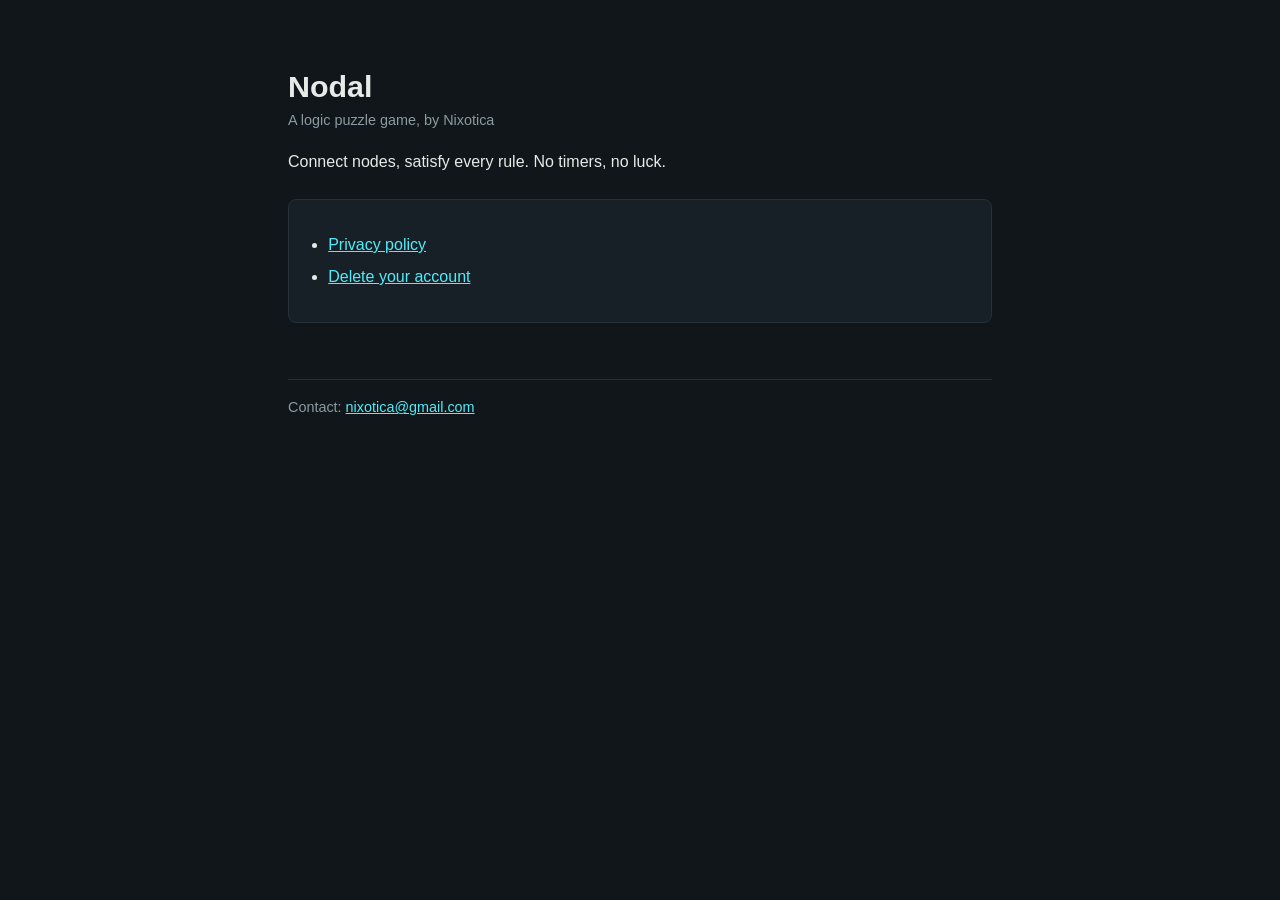
<file: index.html>
<!doctype html>
<html lang="en">
<head>
<meta charset="utf-8">
<meta name="viewport" content="width=device-width, initial-scale=1">
<title>Nodal: Brain Puzzles</title>
<link rel="stylesheet" href="style.css">
</head>
<body>
<h1>Nodal</h1>
<p class="meta">A logic puzzle game, by Nixotica</p>
<p>Connect nodes, satisfy every rule. No timers, no luck.</p>
<div class="card">
<ul>
  <li><a href="privacy.html">Privacy policy</a></li>
  <li><a href="delete-account.html">Delete your account</a></li>
</ul>
</div>
<footer>Contact: <a href="mailto:nixotica@gmail.com">nixotica@gmail.com</a></footer>
</body>
</html>
</file>
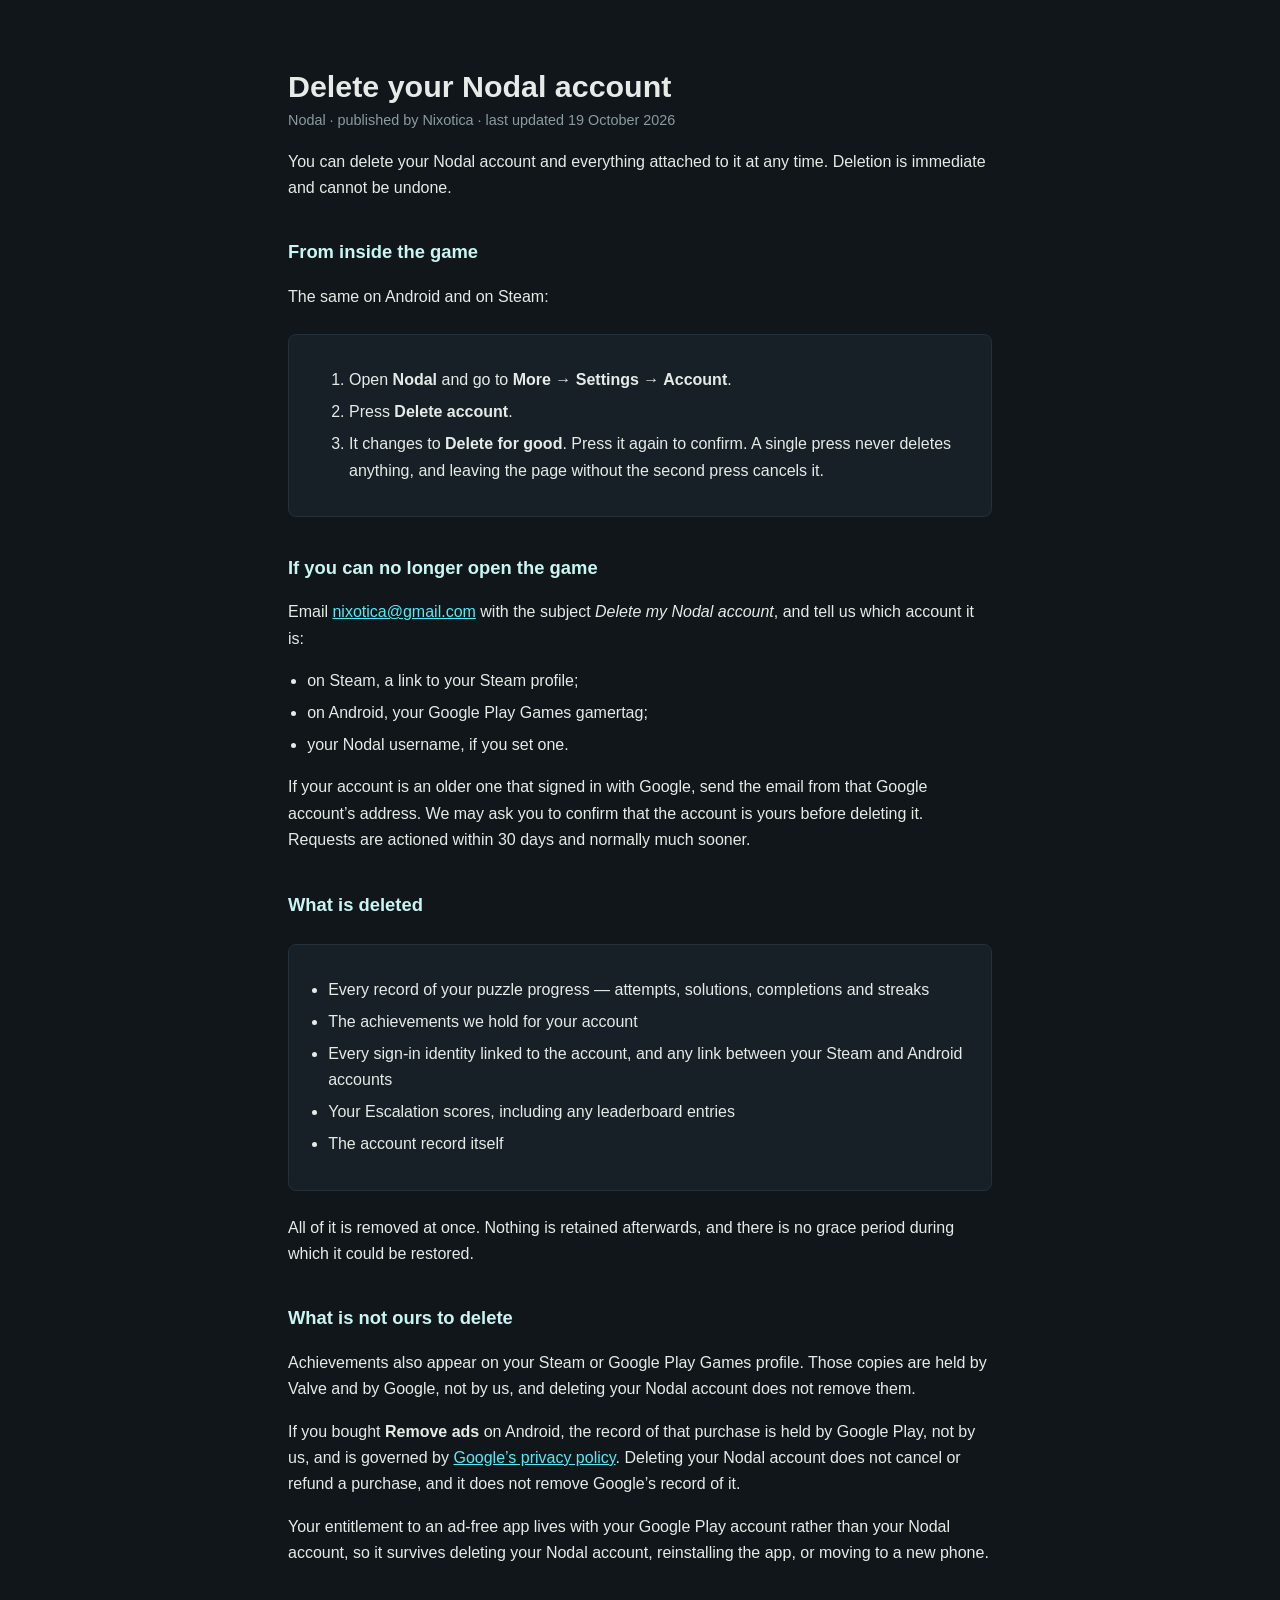
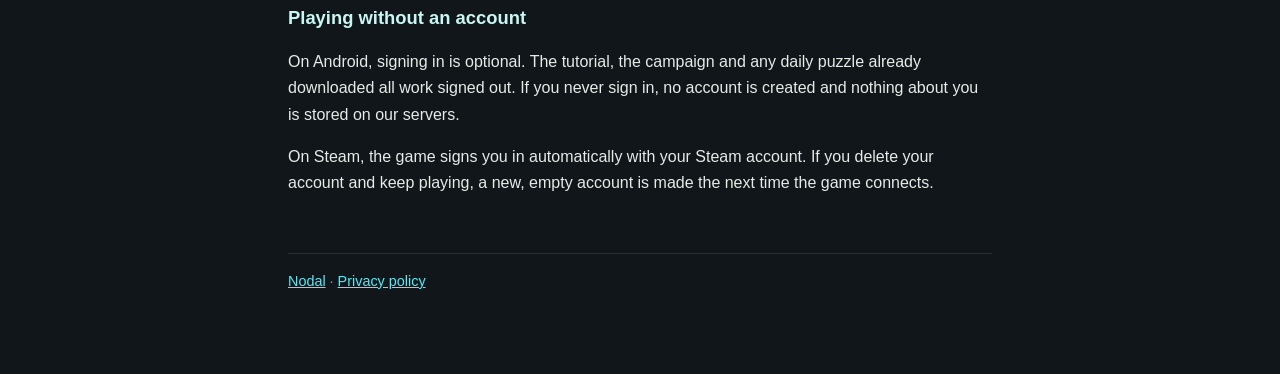
<file: delete-account.html>
<!doctype html>
<html lang="en">
<head>
<meta charset="utf-8">
<meta name="viewport" content="width=device-width, initial-scale=1">
<title>Delete your Nodal account</title>
<link rel="stylesheet" href="style.css">
</head>
<body>

<h1>Delete your Nodal account</h1>
<p class="meta">Nodal &middot; published by Nixotica &middot; last updated 19 October 2026</p>

<p>You can delete your Nodal account and everything attached to it at any time.
Deletion is immediate and cannot be undone.</p>

<h2>From inside the game</h2>
<p>The same on Android and on Steam:</p>
<div class="card">
<ol>
<li>Open <strong>Nodal</strong> and go to <strong>More &rarr; Settings &rarr;
Account</strong>.</li>
<li>Press <strong>Delete account</strong>.</li>
<li>It changes to <strong>Delete for good</strong>. Press it again to
confirm. A single press never deletes anything, and leaving the page without
the second press cancels it.</li>
</ol>
</div>

<h2>If you can no longer open the game</h2>
<p>Email <a href="mailto:nixotica@gmail.com">nixotica@gmail.com</a> with the
subject <em>Delete my Nodal account</em>, and tell us which account it is:</p>
<ul>
<li>on Steam, a link to your Steam profile;</li>
<li>on Android, your Google Play Games gamertag;</li>
<li>your Nodal username, if you set one.</li>
</ul>
<p>If your account is an older one that signed in with Google, send the email
from that Google account&rsquo;s address. We may ask you to confirm that the
account is yours before deleting it. Requests are actioned within 30 days and
normally much sooner.</p>

<h2>What is deleted</h2>
<div class="card">
<ul>
<li>Every record of your puzzle progress &mdash; attempts, solutions,
completions and streaks</li>
<li>The achievements we hold for your account</li>
<li>Every sign-in identity linked to the account, and any link between your
Steam and Android accounts</li>
<li>Your Escalation scores, including any leaderboard entries</li>
<li>The account record itself</li>
</ul>
</div>
<p>All of it is removed at once. Nothing is retained afterwards, and there is no
grace period during which it could be restored.</p>

<h2>What is not ours to delete</h2>
<p>Achievements also appear on your Steam or Google Play Games profile. Those
copies are held by Valve and by Google, not by us, and deleting your Nodal
account does not remove them.</p>
<p>If you bought <strong>Remove ads</strong> on Android, the record of that
purchase is held by Google Play, not by us, and is governed by
<a href="https://policies.google.com/privacy">Google&rsquo;s privacy policy</a>.
Deleting your Nodal account does not cancel or refund a purchase, and it does not
remove Google&rsquo;s record of it.</p>
<p>Your entitlement to an ad-free app lives with your Google Play account rather
than your Nodal account, so it survives deleting your Nodal account, reinstalling
the app, or moving to a new phone.</p>

<h2>Playing without an account</h2>
<p>On Android, signing in is optional. The tutorial, the campaign and any daily
puzzle already downloaded all work signed out. If you never sign in, no account
is created and nothing about you is stored on our servers.</p>
<p>On Steam, the game signs you in automatically with your Steam account. If you
delete your account and keep playing, a new, empty account is made the next time
the game connects.</p>

<footer>
<a href="./">Nodal</a> &middot; <a href="privacy.html">Privacy policy</a>
</footer>

</body>
</html>
</file>
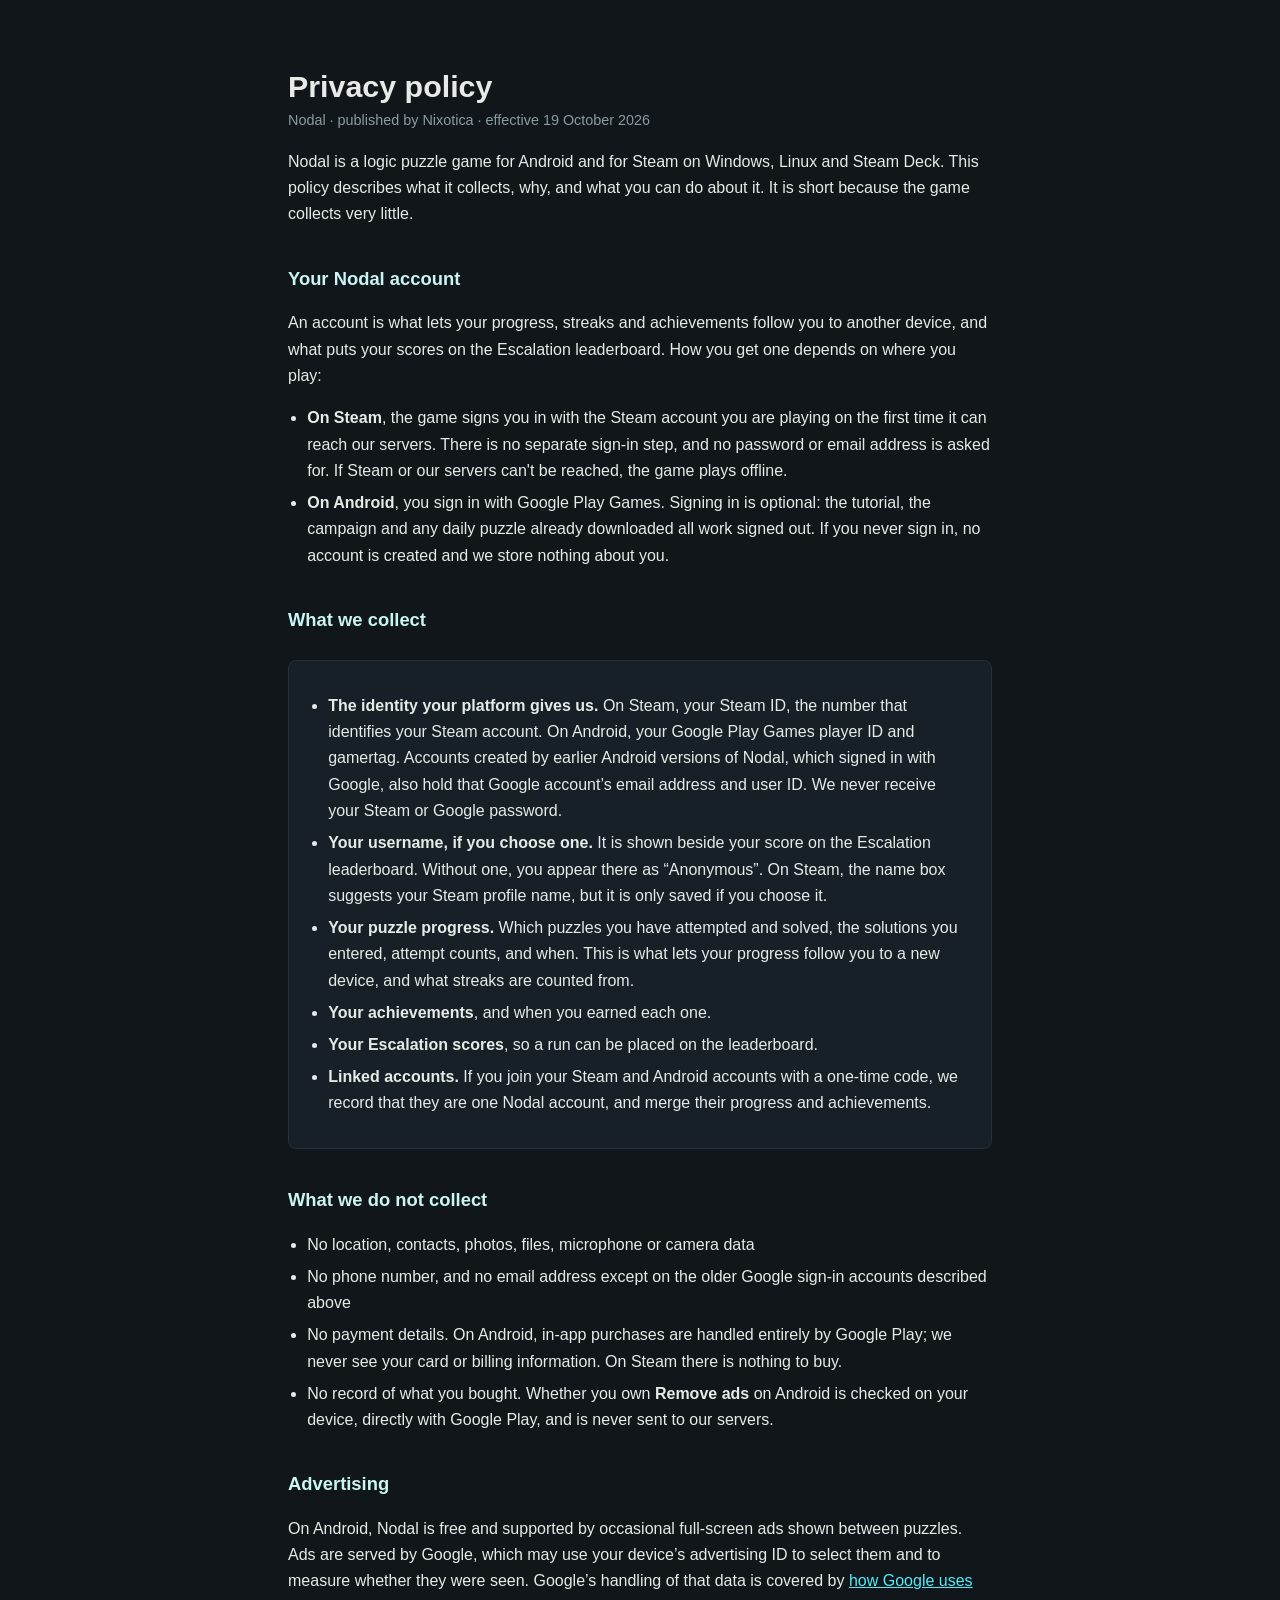
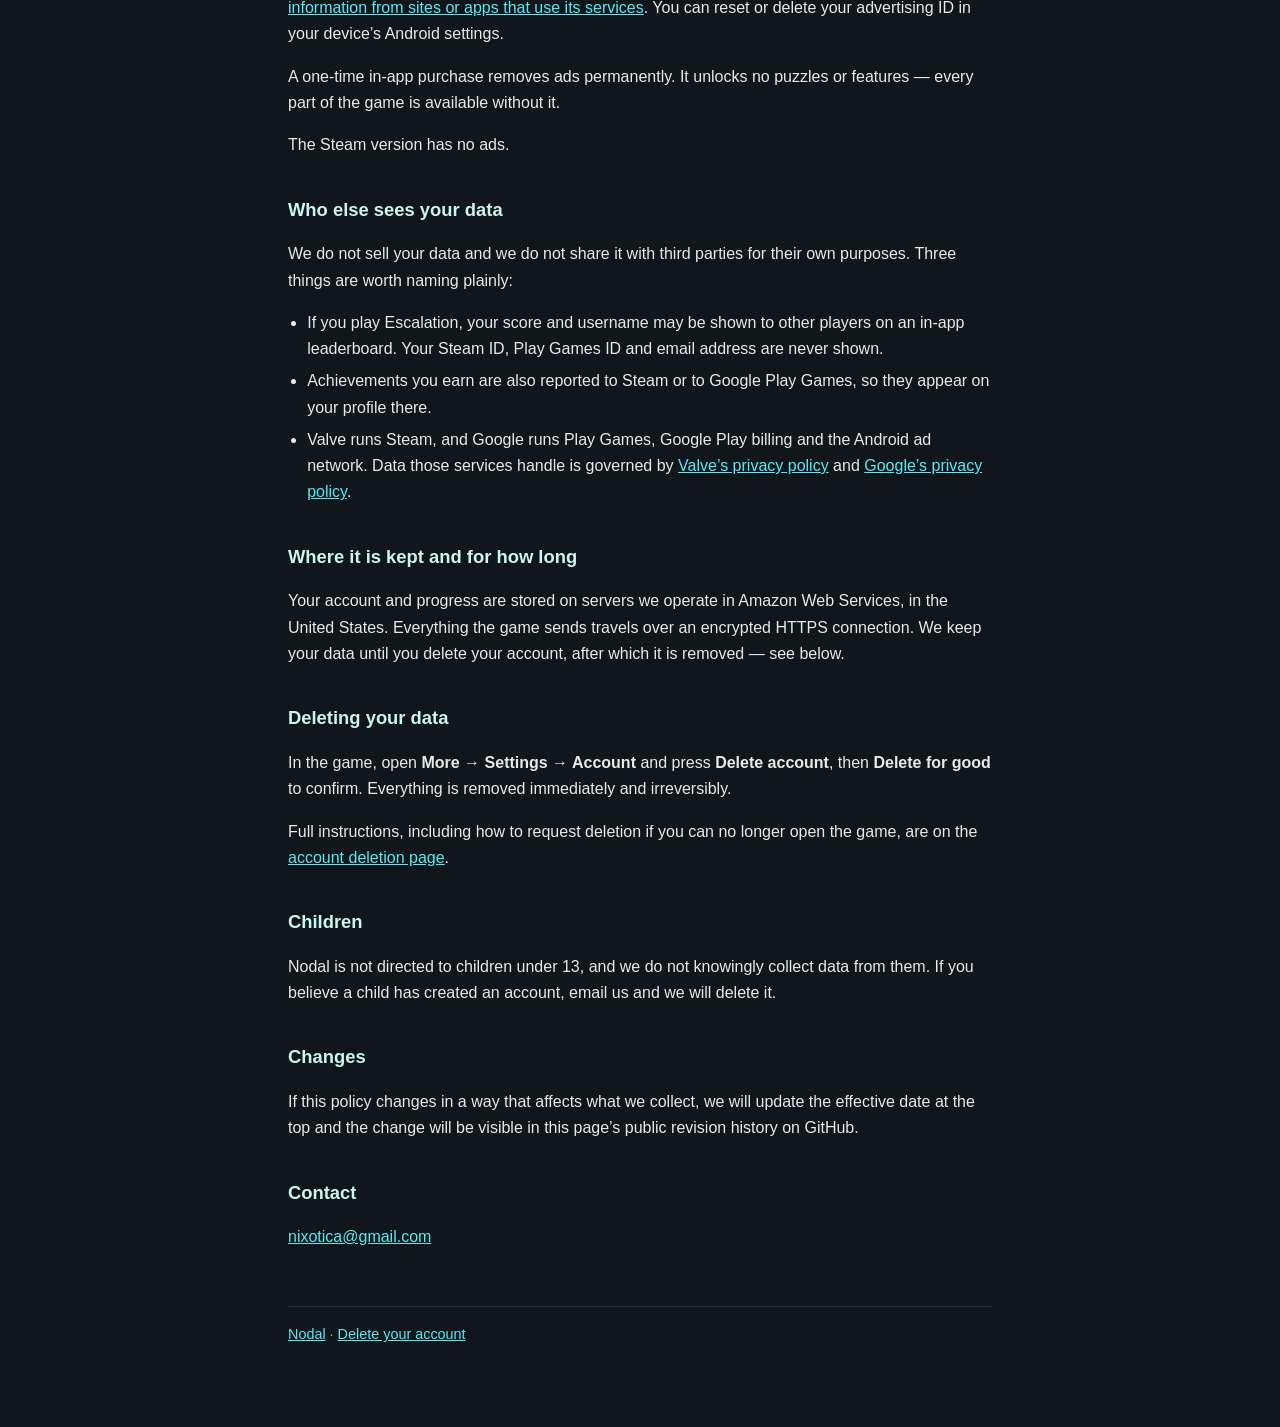
<file: privacy.html>
<!doctype html>
<html lang="en">
<head>
<meta charset="utf-8">
<meta name="viewport" content="width=device-width, initial-scale=1">
<title>Nodal privacy policy</title>
<link rel="stylesheet" href="style.css">
</head>
<body>

<h1>Privacy policy</h1>
<p class="meta">Nodal &middot; published by Nixotica &middot; effective 19 October 2026</p>

<p>Nodal is a logic puzzle game for Android and for Steam on Windows, Linux and
Steam Deck. This policy describes what it collects, why, and what you can do
about it. It is short because the game collects very little.</p>

<h2>Your Nodal account</h2>
<p>An account is what lets your progress, streaks and achievements follow you to
another device, and what puts your scores on the Escalation leaderboard. How you
get one depends on where you play:</p>
<ul>
<li><strong>On Steam</strong>, the game signs you in with the Steam account
you are playing on the first time it can reach our servers. There is no
separate sign-in step, and no password or email address is asked for. If Steam
or our servers can't be reached, the game plays offline.</li>
<li><strong>On Android</strong>, you sign in with Google Play Games. Signing in
is optional: the tutorial, the campaign and any daily puzzle already
downloaded all work signed out. If you never sign in, no account is created
and we store nothing about you.</li>
</ul>

<h2>What we collect</h2>
<div class="card">
<ul>
<li><strong>The identity your platform gives us.</strong> On Steam, your Steam
ID, the number that identifies your Steam account. On Android, your Google
Play Games player ID and gamertag. Accounts created by earlier Android
versions of Nodal, which signed in with Google, also hold that Google
account&rsquo;s email address and user ID. We never receive your Steam or
Google password.</li>
<li><strong>Your username, if you choose one.</strong> It is shown beside your
score on the Escalation leaderboard. Without one, you appear there as
&ldquo;Anonymous&rdquo;. On Steam, the name box suggests your Steam profile
name, but it is only saved if you choose it.</li>
<li><strong>Your puzzle progress.</strong> Which puzzles you have attempted and
solved, the solutions you entered, attempt counts, and when. This is what
lets your progress follow you to a new device, and what streaks are counted
from.</li>
<li><strong>Your achievements</strong>, and when you earned each one.</li>
<li><strong>Your Escalation scores</strong>, so a run can be placed on the
leaderboard.</li>
<li><strong>Linked accounts.</strong> If you join your Steam and Android
accounts with a one-time code, we record that they are one Nodal account,
and merge their progress and achievements.</li>
</ul>
</div>

<h2>What we do not collect</h2>
<ul>
<li>No location, contacts, photos, files, microphone or camera data</li>
<li>No phone number, and no email address except on the older Google sign-in
accounts described above</li>
<li>No payment details. On Android, in-app purchases are handled entirely by
Google Play; we never see your card or billing information. On Steam there is
nothing to buy.</li>
<li>No record of what you bought. Whether you own <strong>Remove ads</strong>
on Android is checked on your device, directly with Google Play, and is never
sent to our servers.</li>
</ul>

<h2>Advertising</h2>
<p>On Android, Nodal is free and supported by occasional full-screen ads shown
between puzzles. Ads are served by Google, which may use your device&rsquo;s
advertising ID to select them and to measure whether they were seen.
Google&rsquo;s handling of that data is covered by
<a href="https://policies.google.com/technologies/partner-sites">how Google uses
information from sites or apps that use its services</a>. You can reset or delete
your advertising ID in your device&rsquo;s Android settings.</p>
<p>A one-time in-app purchase removes ads permanently. It unlocks no puzzles or
features &mdash; every part of the game is available without it.</p>
<p>The Steam version has no ads.</p>

<h2>Who else sees your data</h2>
<p>We do not sell your data and we do not share it with third parties for their
own purposes. Three things are worth naming plainly:</p>
<ul>
<li>If you play Escalation, your score and username may be shown to other
players on an in-app leaderboard. Your Steam ID, Play Games ID and email
address are never shown.</li>
<li>Achievements you earn are also reported to Steam or to Google Play Games,
so they appear on your profile there.</li>
<li>Valve runs Steam, and Google runs Play Games, Google Play billing and the
Android ad network. Data those services handle is governed by
<a href="https://store.steampowered.com/privacy_agreement/">Valve&rsquo;s
privacy policy</a> and
<a href="https://policies.google.com/privacy">Google&rsquo;s privacy policy</a>.</li>
</ul>

<h2>Where it is kept and for how long</h2>
<p>Your account and progress are stored on servers we operate in Amazon Web
Services, in the United States. Everything the game sends travels over an
encrypted HTTPS connection. We keep your data until you delete your account,
after which it is removed &mdash; see below.</p>

<h2>Deleting your data</h2>
<p>In the game, open <strong>More &rarr; Settings &rarr; Account</strong> and
press <strong>Delete account</strong>, then <strong>Delete for good</strong> to
confirm. Everything is removed immediately and irreversibly.</p>
<p>Full instructions, including how to request deletion if you can no longer
open the game, are on the
<a href="delete-account.html">account deletion page</a>.</p>

<h2>Children</h2>
<p>Nodal is not directed to children under 13, and we do not knowingly collect
data from them. If you believe a child has created an account, email us and we
will delete it.</p>

<h2>Changes</h2>
<p>If this policy changes in a way that affects what we collect, we will update
the effective date at the top and the change will be visible in this page&rsquo;s
public revision history on GitHub.</p>

<h2>Contact</h2>
<p><a href="mailto:nixotica@gmail.com">nixotica@gmail.com</a></p>

<footer>
<a href="./">Nodal</a> &middot; <a href="delete-account.html">Delete your account</a>
</footer>

</body>
</html>
</file>
<file: style.css>
:root { color-scheme: dark; }
body {
  background: #10161a;
  color: #e6ebe7;
  font: 16px/1.65 -apple-system, BlinkMacSystemFont, "Segoe UI", Roboto, sans-serif;
  margin: 0 auto;
  max-width: 44rem;
  padding: 3rem 1.25rem 5rem;
}
h1 { font-size: 1.9rem; line-height: 1.2; margin-bottom: .25rem; }
h2 { font-size: 1.15rem; margin-top: 2.25rem; color: #c9f5f3; }
a { color: #52ecf8; }
.meta { color: #8b9ba1; font-size: .9rem; margin-top: 0; }
.card {
  background: #172027;
  border: 1px solid #24313a;
  border-radius: 8px;
  padding: 1rem 1.25rem;
  margin: 1.5rem 0;
}
ul { padding-left: 1.2rem; }
li { margin: .35rem 0; }
code { background: #172027; padding: .1rem .35rem; border-radius: 4px; }
footer { margin-top: 3.5rem; color: #8b9ba1; font-size: .9rem; border-top: 1px solid #24313a; padding-top: 1rem; }
</file>
